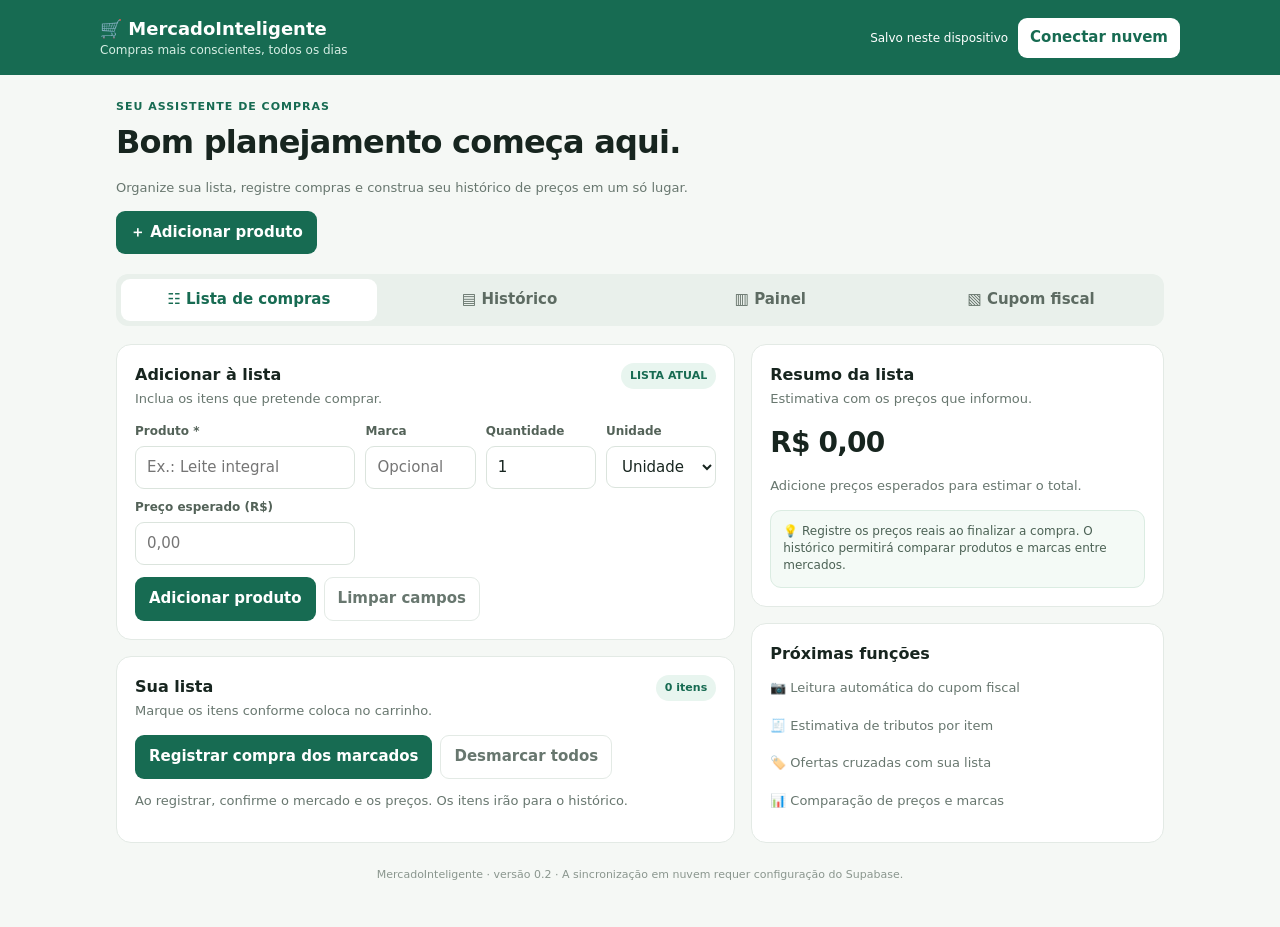
<file: index.html>
<!doctype html>
<html lang="pt-BR"><head><meta charset="utf-8"><meta name="viewport" content="width=device-width,initial-scale=1,viewport-fit=cover"><meta name="theme-color" content="#176b52"><meta name="description" content="Organize suas compras e acompanhe seus gastos."><title>MercadoInteligente</title><link rel="manifest" href="./manifest.webmanifest"><style>
:root{--g:#176b52;--gd:#10513e;--mint:#e8f5ef;--ink:#17251f;--muted:#68776f;--line:#e3eae5;--bg:#f5f8f5}*{box-sizing:border-box}body{margin:0;background:var(--bg);color:var(--ink);font:15px/1.45 system-ui,-apple-system,"Segoe UI",sans-serif}button,input,select{font:inherit}button{cursor:pointer}.top{background:var(--g);color:white;padding:16px max(16px,calc((100vw - 1080px)/2));display:flex;justify-content:space-between;align-items:center;gap:12px}.brand{font-weight:800;font-size:18px}.brand small{display:block;font-size:12px;font-weight:400;color:#d6eee4}.top button{background:white;color:var(--g);border:0;border-radius:9px;padding:9px 12px;font-weight:700}.shell{max-width:1080px;margin:auto;padding:24px 16px 44px}.intro{margin-bottom:20px}.intro h2{margin:4px 0;font-size:clamp(24px,4vw,32px);letter-spacing:-.8px}.intro p,.sub,.muted{color:var(--muted);font-size:13px}.eyebrow{font-size:11px;font-weight:800;letter-spacing:1px;color:var(--g)}.tabs{display:flex;gap:5px;background:#e9f0eb;padding:5px;border-radius:12px;margin-bottom:18px;overflow:auto}.tab{border:0;background:transparent;color:#5d6b62;padding:10px 13px;border-radius:9px;font-weight:700;white-space:nowrap;flex:1}.tab[aria-selected=true]{background:white;color:var(--g)}.panel{display:none}.panel.active{display:block}.grid{display:grid;grid-template-columns:minmax(0,1.2fr) minmax(260px,.8fr);gap:16px}.stack{display:grid;gap:16px;align-content:start}.card{background:white;border:1px solid var(--line);border-radius:15px;padding:18px;min-width:0}.head{display:flex;justify-content:space-between;align-items:start;gap:10px;margin-bottom:14px}.head h3{font-size:16px;margin:0}.sub{margin:4px 0 0}.pill{background:var(--mint);color:var(--g);border-radius:99px;padding:5px 9px;font-size:11px;font-weight:800}.formgrid{display:grid;grid-template-columns:2fr 1fr 1fr;gap:10px}.wide{grid-column:span 2}.label{display:block;font-size:12px;font-weight:700;color:#536258;margin:0 0 5px}.field{width:100%;min-width:0;padding:10px 11px;border:1px solid #dbe4dd;border-radius:9px;background:#fff;color:var(--ink)}.actions{display:flex;gap:8px;flex-wrap:wrap;margin-top:12px}.btn{border:1px solid transparent;border-radius:9px;padding:10px 13px;font-weight:700}.primary{background:var(--g);color:white}.primary:hover{background:var(--gd)}.quiet{background:white;border-color:var(--line);color:var(--muted)}.danger{background:#fff4f4;border-color:#eedada;color:#a52f2f}.list{margin-top:10px}.item{display:grid;grid-template-columns:22px minmax(0,1fr) auto;gap:9px;align-items:center;border-top:1px solid #edf1ed;padding:12px 0}.check{accent-color:var(--g);width:17px;height:17px}.itemname{font-weight:750;overflow-wrap:anywhere}.itemmeta{font-size:12px;color:var(--muted);margin-top:3px}.done .itemname{text-decoration:line-through;color:#839087}.itemprice{font-weight:750;white-space:nowrap}.delete{border:0;background:transparent;color:#87948b;padding:4px 6px}.empty{text-align:center;color:var(--muted);padding:25px 8px;font-size:13px}.empty strong{display:block;color:#46574c;margin-bottom:4px}.big{font-size:28px;font-weight:850;letter-spacing:-.8px}.callout{background:#f4faf6;border:1px solid #dbece2;border-radius:11px;padding:12px;color:#4c6255;font-size:12px;margin-top:14px}.summary{display:grid;grid-template-columns:repeat(3,minmax(0,1fr));gap:12px;margin-bottom:16px}.metric{background:white;border:1px solid var(--line);border-radius:13px;padding:15px;min-width:0}.metric label{font-size:12px;color:var(--muted)}.metric strong{display:block;font-size:clamp(21px,3vw,27px);margin-top:5px;overflow-wrap:anywhere}.historyrow{display:flex;justify-content:space-between;gap:14px;border-top:1px solid var(--line);padding:13px 0}.historyrow:first-child{border-top:0}.histname{font-weight:750}.histmeta{font-size:12px;color:var(--muted);margin-top:3px}.bars{display:grid;gap:12px}.barrow{display:grid;grid-template-columns:minmax(75px,1fr) 2fr auto;gap:9px;align-items:center;font-size:12px}.track{height:8px;border-radius:99px;background:#edf2ee;overflow:hidden}.fill{height:100%;background:#53a985}.hidden{display:none!important}.modalbg{position:fixed;inset:0;background:#12261d80;display:grid;place-items:center;padding:16px;z-index:5}.modal{background:white;border-radius:16px;padding:20px;width:min(100%,440px);max-height:90vh;overflow:auto}.modal h3{margin:0 0 8px}.modal p{font-size:13px;color:var(--muted)}.drop{display:block;padding:22px;border:1px dashed #b7cbbd;border-radius:12px;background:#f8fbf8;text-align:center}.preview{max-width:100%;max-height:300px;object-fit:contain;margin-top:12px}.receipt-columns{display:grid;grid-template-columns:minmax(180px,2fr) minmax(90px,.7fr) minmax(125px,1fr) minmax(115px,1fr) 36px;gap:8px;padding:9px 10px;background:#eef5f0;border-bottom:1px solid var(--line);font-size:11px;font-weight:800;color:#536258}.receipt-line{display:grid;grid-template-columns:minmax(180px,2fr) minmax(90px,.7fr) minmax(125px,1fr) minmax(115px,1fr) 36px;gap:8px;align-items:end;padding:12px 10px;border-bottom:1px dashed #cbd8ce;background:#fff}.receipt-line:nth-child(odd){background:#fbfdfb}.receipt-line .label{font-size:11px}.receipt-subtotal strong{display:block;padding:10px 2px;white-space:nowrap}@media(max-width:650px){.receipt-columns{display:none}.receipt-line{grid-template-columns:minmax(0,1fr) minmax(100px,.7fr);gap:8px;padding:12px 8px}.receipt-description{grid-column:1/-1}.receipt-subtotal{grid-column:1/2}.receipt-line>.rx{grid-column:2;grid-row:3;justify-self:end}}.footer{text-align:center;color:#8a968e;font-size:11px;margin-top:24px}@media(min-width:760px){.formgrid{grid-template-columns:2fr 1fr 1fr 1fr}.wide{grid-column:span 1}}@media(max-width:650px){.top{padding:13px 14px}.brand{font-size:16px}.shell{padding:18px 12px 34px}.grid{grid-template-columns:1fr}.summary{grid-template-columns:1fr 1fr}.metric:last-child{grid-column:1/-1}.card{padding:15px}.formgrid{grid-template-columns:1fr 1fr}.wide{grid-column:1/-1}.tab{font-size:13px;padding:10px}.big{font-size:25px}}
</style><script src="./config.js"></script></head>
<body>
<header class="top"><div class="brand">🛒 MercadoInteligente<small>Compras mais conscientes, todos os dias</small></div><div><span id="sync-status" style="font-size:12px;margin-right:10px">Salvo neste dispositivo</span><button id="account-button">Conectar nuvem</button></div></header>
<main class="shell"><div class="intro"><div class="eyebrow">SEU ASSISTENTE DE COMPRAS</div><h2>Bom planejamento começa aqui.</h2><p>Organize sua lista, registre compras e construa seu histórico de preços em um só lugar.</p><button class="btn primary" id="focus-add">＋ Adicionar produto</button></div>
<nav class="tabs"><button class="tab" data-tab="lista" aria-selected="true">☷ Lista de compras</button><button class="tab" data-tab="historico" aria-selected="false">▤ Histórico</button><button class="tab" data-tab="painel" aria-selected="false">▥ Painel</button><button class="tab" data-tab="cupom" aria-selected="false">▧ Cupom fiscal</button></nav>
<section id="panel-lista" class="panel active"><div class="grid"><div class="stack">
<article class="card" id="add-card"><div class="head"><div><h3>Adicionar à lista</h3><p class="sub">Inclua os itens que pretende comprar.</p></div><span class="pill">LISTA ATUAL</span></div>
<form id="add-form"><div class="formgrid"><div class="wide"><label class="label" for="p-name">Produto *</label><input class="field" id="p-name" required maxlength="100" placeholder="Ex.: Leite integral"></div><div><label class="label" for="p-brand">Marca</label><input class="field" id="p-brand" maxlength="70" placeholder="Opcional"></div><div><label class="label" for="p-qty">Quantidade</label><input class="field" id="p-qty" type="number" min=".01" step=".01" value="1" required></div><div><label class="label" for="p-unit">Unidade</label><select class="field" id="p-unit"><option value="un">Unidade</option><option value="kg">Quilograma</option><option value="g">Grama</option><option value="L">Litro</option><option value="ml">Mililitro</option><option value="pacote">Pacote</option><option value="caixa">Caixa</option></select></div><div><label class="label" for="p-price">Preço esperado (R$)</label><input class="field" id="p-price" type="number" min="0" step=".01" placeholder="0,00"></div></div><div class="actions"><button class="btn primary" type="submit">Adicionar produto</button><button class="btn quiet" type="reset">Limpar campos</button></div></form></article>
<article class="card"><div class="head"><div><h3>Sua lista</h3><p class="sub">Marque os itens conforme coloca no carrinho.</p></div><span class="pill" id="item-count">0 itens</span></div><div id="shopping-list" class="list"></div><div class="actions"><button id="finish-purchase" class="btn primary">Registrar compra dos marcados</button><button id="clear-checked" class="btn quiet">Desmarcar todos</button></div><p class="muted">Ao registrar, confirme o mercado e os preços. Os itens irão para o histórico.</p></article>
</div><div class="stack"><article class="card"><div class="head"><div><h3>Resumo da lista</h3><p class="sub">Estimativa com os preços que informou.</p></div></div><div class="big" id="list-estimate">R$ 0,00</div><p class="muted" id="estimate-note">Adicione preços esperados para estimar o total.</p><div class="callout">💡 Registre os preços reais ao finalizar a compra. O histórico permitirá comparar produtos e marcas entre mercados.</div></article><article class="card"><div class="head"><div><h3>Próximas funções</h3></div></div><p class="muted">📷 Leitura automática do cupom fiscal<br><br>🧾 Estimativa de tributos por item<br><br>🏷️ Ofertas cruzadas com sua lista<br><br>📊 Comparação de preços e marcas</p></article></div></div></section>
<section id="panel-historico" class="panel"><h2>Histórico de compras</h2><p class="sub">Compras que você registrou no aplicativo.</p><article class="card"><div class="head"><div><h3>Compras registradas</h3></div><span class="pill" id="history-count">0 compras</span></div><div id="purchase-history"></div></article></section>
<section id="panel-painel" class="panel"><h2>Painel de gastos</h2><p class="sub">Indicadores calculados a partir do seu histórico real.</p><div class="summary"><div class="metric"><label>Total registrado</label><strong id="metric-total">R$ 0,00</strong></div><div class="metric"><label>Compras realizadas</label><strong id="metric-purchases">0</strong></div><div class="metric"><label>Mercados distintos</label><strong id="metric-stores">0</strong></div></div><div class="grid"><article class="card"><h3>Gastos por mercado</h3><p class="sub">Onde seu dinheiro foi gasto.</p><div id="store-chart" class="bars"></div></article><article class="card"><h3>Produtos mais comprados</h3><p class="sub">Por quantidade registrada.</p><div id="product-ranking"></div></article></div><div class="callout">Os tributos ainda não são calculados nesta versão. Não exibimos valores fiscais fictícios; a estimativa por item será implementada com fonte identificável.</div></section>
<section id="panel-cupom" class="panel"><h2>Importar cupom fiscal</h2><p class="sub">Leia o QR Code e o texto do cupom, confira os dados e só então salve no histórico.</p><article class="card"><div class="head"><div><h3>1. Fotografar ou selecionar cupom</h3><p class="sub">Use uma imagem nítida, inteira e bem iluminada.</p></div><span class="pill">LEITURA LOCAL</span></div><label class="drop" for="receipt-file"><strong>📷 Escolher foto ou abrir câmera</strong><br><span class="muted">JPEG, PNG ou outra imagem compatível.</span><br><input id="receipt-file" type="file" accept="image/*" capture="environment"></label><div id="receipt-wrap" class="hidden"><img id="receipt-preview" class="preview" alt="Prévia do cupom fiscal"><p id="receipt-name" class="muted"></p><div class="actions"><button id="read-receipt" class="btn primary" type="button">Ler QR Code e texto</button><button id="receipt-consult" class="btn quiet" type="button">Consultar na SEFAZ-RJ</button><button id="remove-receipt" class="btn quiet" type="button">Remover imagem</button></div></div><p id="receipt-status" class="callout" aria-live="polite">A imagem será processada neste dispositivo. A biblioteca e o idioma português do OCR são baixados da internet; a foto não é enviada a esses serviços.</p></article><article class="card"><div class="head"><div><h3>2. QR Code e chave de acesso</h3><p class="sub">A chave NFC-e possui 44 dígitos. O QR Code pode conter o endereço oficial da consulta.</p></div></div><label class="label" for="receipt-key">Chave de acesso (44 dígitos)</label><input id="receipt-key" class="field" inputmode="numeric" maxlength="44" placeholder="A chave será preenchida pela leitura do QR Code"><p id="receipt-key-status" class="muted">Ainda não identificada.</p><label class="label" for="receipt-qr" style="margin-top:10px">Conteúdo do QR Code</label><textarea id="receipt-qr" class="field" rows="2" placeholder="O conteúdo lido do QR Code aparecerá aqui."></textarea></article><article class="card"><div class="head"><div><h3>3. Conferir os dados da compra</h3><p class="sub">O OCR pode confundir letras e números. Revise tudo antes de importar.</p></div></div><div class="formgrid"><div class="wide"><label class="label" for="receipt-store">Estabelecimento *</label><input id="receipt-store" class="field" maxlength="120" placeholder="Nome do mercado"></div><div><label class="label" for="receipt-date">Data *</label><input id="receipt-date" class="field" type="date"></div><div><label class="label" for="receipt-total">Total do cupom (R$) *</label><input id="receipt-total" class="field" type="number" min="0" step=".01" placeholder="0,00"></div></div><div class="head" style="margin-top:18px"><div><h3>Produtos do cupom</h3><p class="sub">Confira ou cadastre os itens e seus preços unitários.</p></div><button id="receipt-add-item" class="btn quiet" type="button">＋ Adicionar item</button></div><div id="receipt-items"></div><label class="label" for="receipt-ocr" style="margin-top:14px">Texto reconhecido no cupom (pode corrigir)</label><textarea id="receipt-ocr" class="field" rows="7" placeholder="O texto extraído pela leitura OCR aparecerá aqui."></textarea><p id="receipt-total-check" class="muted">A conferência do total aparecerá aqui.</p><div class="actions"><button id="receipt-import" class="btn primary" type="button">Salvar compra no histórico</button><button id="receipt-clear" class="btn quiet" type="button">Limpar formulário</button></div></article><div class="callout">Importante: a chave de acesso identifica o documento, mas não contém, por si só, a lista completa de produtos. A leitura dos itens depende do texto impresso e precisa ser conferida. A validação dos 44 dígitos verifica o dígito de controle, não confirma autenticidade fiscal.</div></section>
<div class="footer">MercadoInteligente · versão 0.2 · A sincronização em nuvem requer configuração do Supabase.</div></main>
<div id="purchase-modal" class="modalbg hidden" role="dialog" aria-modal="true"><div class="modal"><h3>Registrar compra</h3><p>Informe o mercado e confirme os preços unitários dos itens marcados.</p><form id="purchase-form"><label class="label" for="store-name">Nome do mercado *</label><input class="field" id="store-name" required maxlength="120" placeholder="Ex.: Supermercado do bairro"><label class="label" for="purchase-date">Data da compra *</label><input class="field" id="purchase-date" type="date" required><div id="purchase-review"></div><div class="actions"><button class="btn primary" type="submit">Salvar compra</button><button class="btn quiet" id="cancel-purchase" type="button">Cancelar</button></div></form></div></div>
<div id="account-modal" class="modalbg hidden" role="dialog" aria-modal="true"><div class="modal"><h3>Sincronizar entre dispositivos</h3><p>Configure o projeto Supabase seguindo o README do repositório. Até lá, os dados ficam neste navegador.</p><div id="cloud-not-configured" class="callout">A nuvem ainda não está configurada. Veja <strong>README.md</strong> e <strong>supabase/schema.sql</strong>.</div><form id="account-form" class="hidden"><label class="label" for="account-email">E-mail</label><input class="field" id="account-email" type="email" required autocomplete="email"><label class="label" for="account-password">Senha (mínimo 8 caracteres)</label><input class="field" id="account-password" type="password" minlength="8" required autocomplete="current-password"><div class="actions"><button id="sign-in" class="btn primary" type="button">Entrar</button><button id="sign-up" class="btn quiet" type="button">Criar conta</button><button id="sign-out" class="btn danger hidden" type="button">Sair</button></div></form><p id="account-message" class="muted"></p><button id="close-account" class="btn quiet">Fechar</button></div></div>
<div id="toast" class="hidden" style="position:fixed;bottom:18px;left:50%;transform:translateX(-50%);max-width:90%;background:#173c2c;color:white;padding:12px 16px;border-radius:11px;z-index:10;font-size:13px"></div>
<script defer src="./app.js"></script><script>if('serviceWorker'in navigator&&location.protocol!=='file:')window.addEventListener('load',()=>navigator.serviceWorker.register('./sw.js').catch(()=>{}));</script></body></html>
</file>
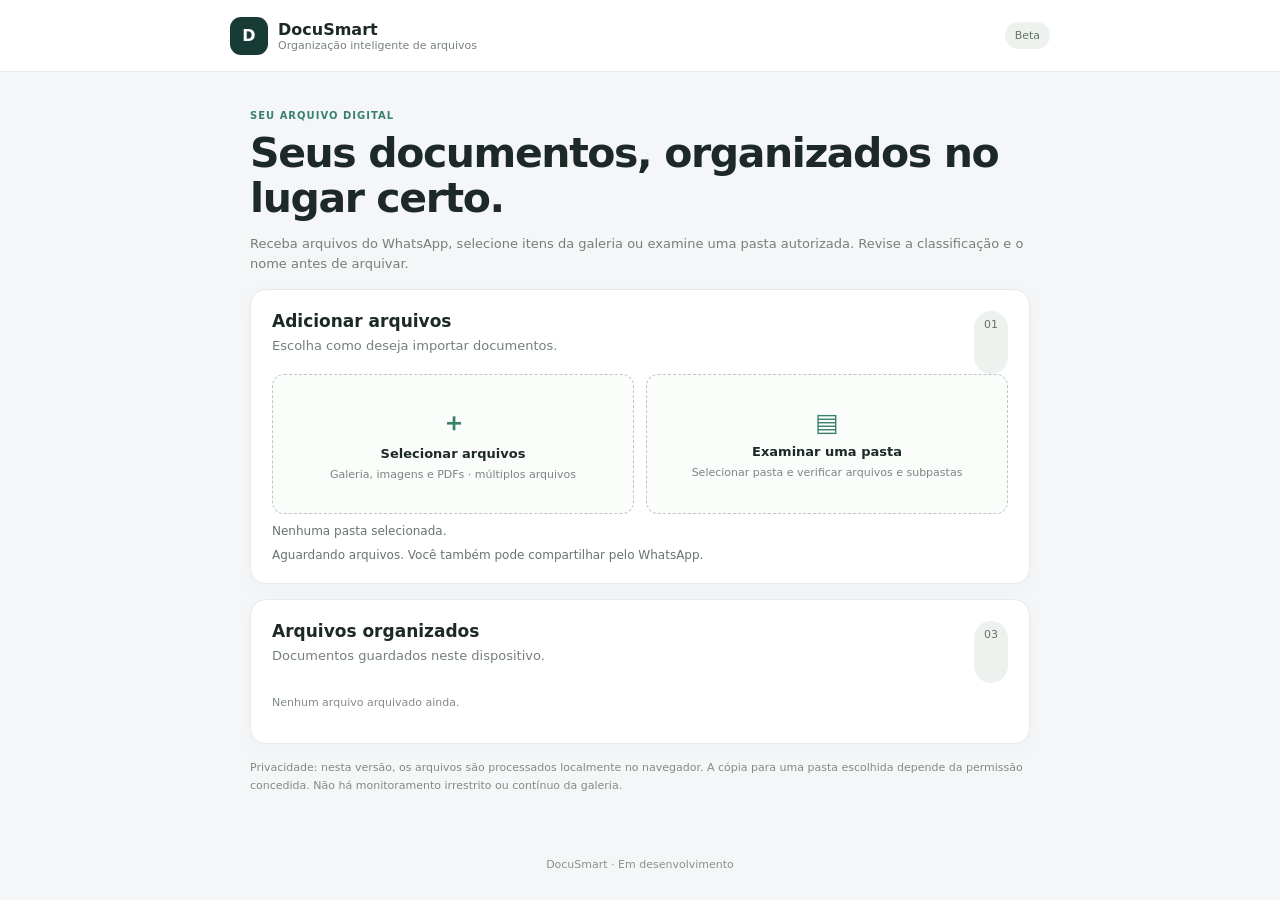
<file: docusmart/index.html>
<!doctype html>
<html lang="pt-BR">
<head>
<meta charset="utf-8"><meta name="viewport" content="width=device-width,initial-scale=1">
<meta name="theme-color" content="#183b35"><title>DocuSmart</title>
<link rel="manifest" href="./manifest.webmanifest"><link rel="stylesheet" href="./styles.css">
</head>
<body>
<header><div class="brand"><span class="mark">D</span><div><b>DocuSmart</b><small>Organização inteligente de arquivos</small></div></div><span class="tag">Beta</span></header>
<main>
<section class="intro"><p class="eyebrow">SEU ARQUIVO DIGITAL</p><h1>Seus documentos, organizados no lugar certo.</h1><p>Receba arquivos do WhatsApp, selecione itens da galeria ou examine uma pasta autorizada. Revise a classificação e o nome antes de arquivar.</p></section>
<section class="panel"><div class="heading"><div><h2>Adicionar arquivos</h2><p>Escolha como deseja importar documentos.</p></div><span>01</span></div>
<div class="import-grid">
<label class="drop" for="fileInput"><b>＋</b><strong>Selecionar arquivos</strong><small>Galeria, imagens e PDFs · múltiplos arquivos</small></label>
<button type="button" class="drop drop-button" id="scanFolder"><b>▤</b><strong>Examinar uma pasta</strong><small>Selecionar pasta e verificar arquivos e subpastas</small></button>
</div>
<input id="fileInput" type="file" accept="image/*,application/pdf" multiple hidden>
<p id="folderStatus" class="notice">Nenhuma pasta selecionada.</p>
<p id="notice" class="notice" role="status">Aguardando arquivos. Você também pode compartilhar pelo WhatsApp.</p></section>
<section id="review" class="panel hidden"><div class="heading"><div><h2>Revisar arquivo</h2><p>Confira a classificação, o nome e o destino sugeridos.</p></div><span>02</span></div>
<div id="fileInfo" class="fileinfo"></div>
<form id="reviewForm"><div class="fields">
<label>Nome / estabelecimento<input id="person" placeholder="Ex.: Clínica Dentária"></label>
<label>Nome do arquivo<input id="newName" placeholder="Ex.: comprovante-pagamento"></label>
<label>Valor (quando aplicável)<input id="amount" placeholder="Ex.: 150,00"></label>
<label>Data<input id="date" type="date"></label>
<label>Categoria<select id="category"><option>Comprovantes</option><option>Contas pagas</option><option>Saúde</option><option>Documentos pessoais</option><option>Trabalho</option><option>Imóveis</option><option>Veículos</option><option>Estudos</option><option>Serviços</option><option>Outros</option></select></label>
</div>
<div class="suggestion"><small>DESTINO SUGERIDO</small><b id="folder">Comprovantes / A classificar / Ano / Mês</b><span>O destino pode ser ajustado antes da confirmação.</span></div>
<div class="actions"><button type="button" class="secondary" id="cancel">Cancelar</button><button class="primary">Confirmar e arquivar</button></div></form></section>
<section class="panel"><div class="heading"><div><h2>Arquivos organizados</h2><p>Documentos guardados neste dispositivo.</p></div><span>03</span></div><div id="archive"><p class="empty">Nenhum arquivo arquivado ainda.</p></div></section>
<p class="privacy">Privacidade: nesta versão, os arquivos são processados localmente no navegador. A cópia para uma pasta escolhida depende da permissão concedida. Não há monitoramento irrestrito ou contínuo da galeria.</p>
</main><footer>DocuSmart · Em desenvolvimento</footer><script src="./app.js"></script>
</body></html>
</file>
<file: docusmart/styles.css>
:root{font-family:system-ui,-apple-system,"Segoe UI",sans-serif;color:#1d2926;background:#f5f6f8}*{box-sizing:border-box}body{margin:0}header{min-height:72px;background:white;border-bottom:1px solid #e7e9ec;padding:12px max(20px,calc((100% - 820px)/2));display:flex;align-items:center;justify-content:space-between}.brand{display:flex;align-items:center;gap:10px}.mark{display:grid;place-items:center;width:38px;height:38px;border-radius:11px;background:#183b35;color:white;font-weight:800}.brand b,.brand small{display:block}.brand small{font-size:11px;color:#78827e}.tag,.heading>span{font-size:11px;color:#65736c;background:#eef2ef;padding:7px 10px;border-radius:20px}main{width:min(100% - 32px,780px);margin:38px auto}.eyebrow,.suggestion small{font-size:10px;letter-spacing:1px;font-weight:800;color:#39816d}.intro h1{font-size:clamp(29px,5vw,41px);letter-spacing:-1.4px;line-height:1.1;margin:9px 0}.intro p:last-child,.heading p{color:#748079;line-height:1.55;font-size:13px}.panel{background:white;border:1px solid #e7e9ec;border-radius:16px;padding:21px;margin:15px 0;box-shadow:0 4px 18px #1b302408}.heading{display:flex;justify-content:space-between;gap:12px}.heading h2{font-size:17px;margin:0}.heading p{margin:5px 0 17px}.import-grid{display:grid;grid-template-columns:1fr 1fr;gap:12px}.drop{border:1.5px dashed #b9c9c1;border-radius:12px;min-height:140px;display:flex;flex-direction:column;align-items:center;justify-content:center;gap:7px;background:#fbfdfb;cursor:pointer;text-align:center;padding:15px;color:#1d2926}.drop b{font-size:25px;color:#39816d}.drop strong{font-size:13px}.drop small,.suggestion span{font-size:11px;color:#7a8580}.drop-button{font:inherit}.notice{font-size:12px;color:#68756e;margin:10px 0 0}.hidden{display:none}.fileinfo{padding:11px;background:#f4f7f5;border-radius:9px;font-size:12px;margin:12px 0}.fields{display:grid;grid-template-columns:1fr 1fr;gap:12px}.fields label{font-size:11px;font-weight:700;color:#52605a}.fields input,.fields select{display:block;width:100%;margin-top:6px;padding:11px;border:1px solid #dce2de;border-radius:9px;font:inherit;font-size:13px;background:white}.suggestion{display:flex;flex-direction:column;gap:6px;background:#f1f7f3;border-radius:10px;padding:13px;margin-top:16px}.suggestion b{font-size:13px}.actions{display:flex;justify-content:flex-end;gap:9px;margin-top:17px}button{border:0;border-radius:9px;padding:11px 15px;font-size:12px;font-weight:700;cursor:pointer}.primary{background:#183b35;color:white}.secondary{background:#eef1ef;color:#45534d}.entry{display:flex;align-items:center;justify-content:space-between;gap:12px;padding:12px 0;border-bottom:1px solid #edf0ee}.entry:last-child{border:0}.entry b{font-size:12px;overflow-wrap:anywhere}.entry small{display:block;font-size:11px;color:#7a8580;margin-top:4px;line-height:1.5}.small-button{white-space:nowrap}.empty,.privacy{font-size:11px;color:#818b85;line-height:1.6}footer{text-align:center;padding:25px;color:#89928d;font-size:11px}@media(max-width:560px){main{margin:27px auto}.panel{padding:16px}.fields,.import-grid{grid-template-columns:1fr}.entry{align-items:flex-start}.small-button{padding:9px}}
</file>
